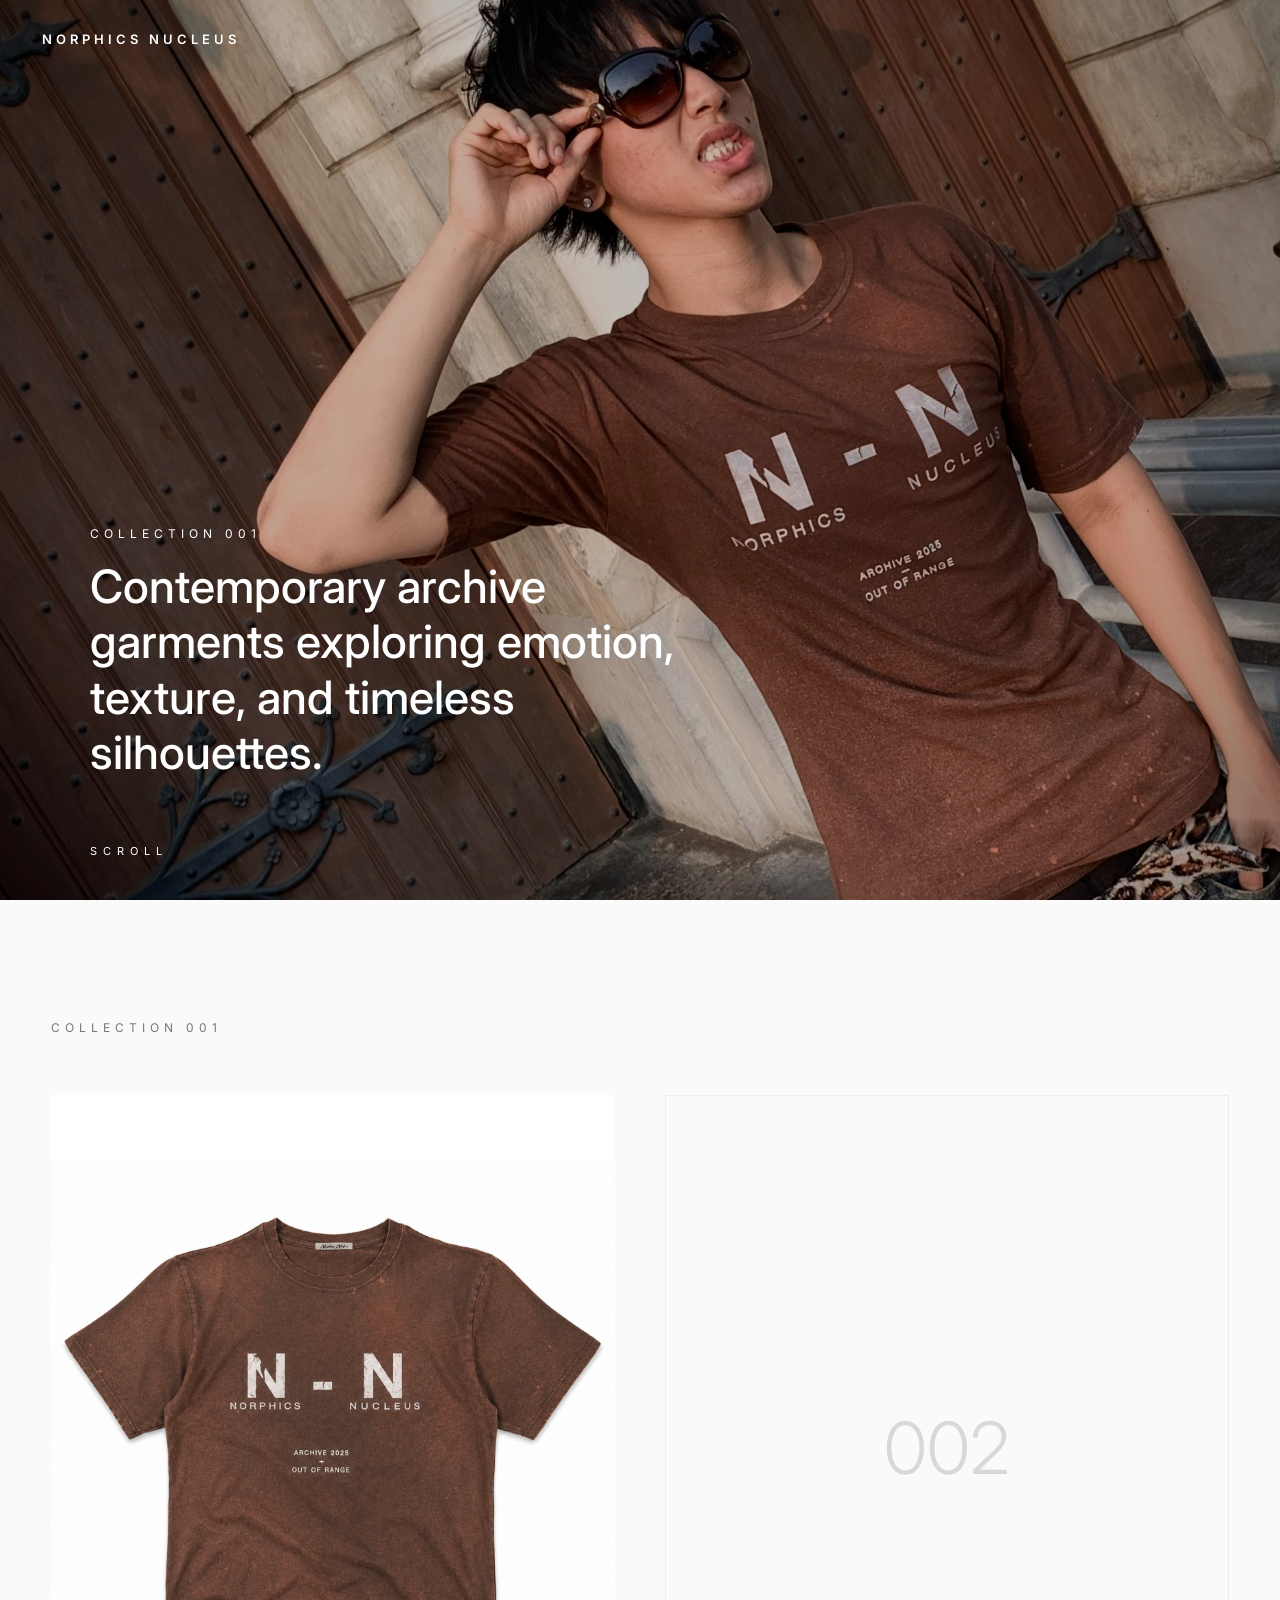
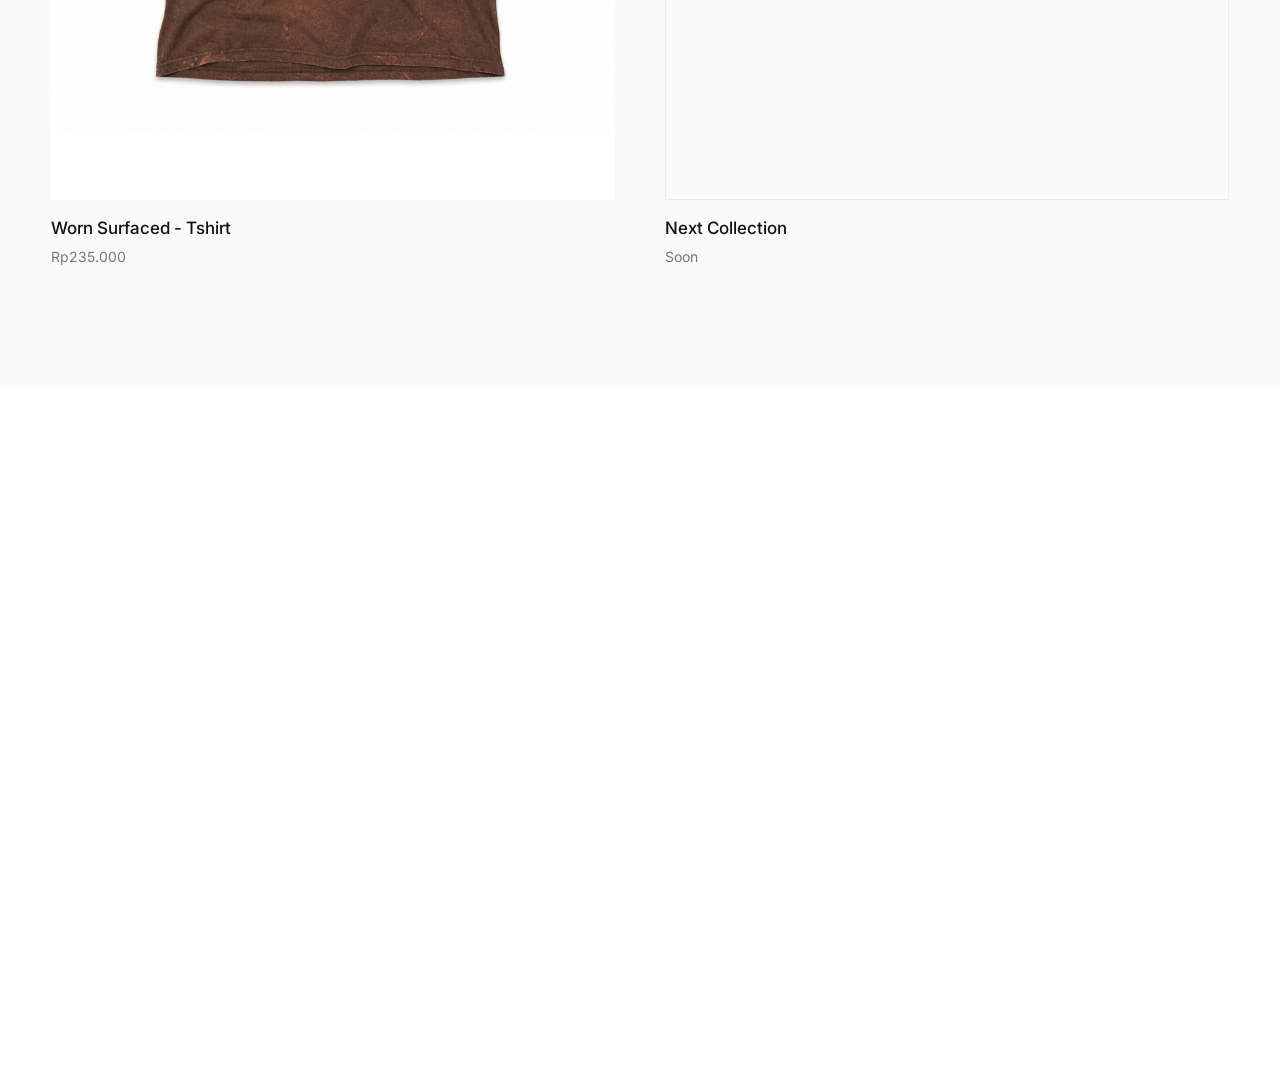
<file: index.html>
<!DOCTYPE html>
<html lang="en">
<head>
    <meta charset="UTF-8">
    <meta name="viewport" content="width=device-width, initial-scale=1.0">

    <title>NORPHICS NUCLEUS</title>

    <link rel="preconnect" href="https://fonts.googleapis.com">
    <link rel="preconnect" href="https://fonts.gstatic.com" crossorigin>

    <link href="https://fonts.googleapis.com/css2?family=Inter:wght@300;400;500;600;700&display=swap" rel="stylesheet">

    <link rel="stylesheet" href="style.css">
</head>
<body>

    <!-- LOADER -->
    <div id="loader">
        <h1>NORPHICS NUCLEUS</h1>
    </div>

    <!-- HEADER -->
    <header id="header">
        <a href="index.html" class="logo">
            NORPHICS NUCLEUS
        </a>
    </header>

    <!-- HERO -->
    <section class="hero">

        <img src="images/hero.jpg" alt="Campaign">

        <div class="hero-overlay"></div>

        <div class="hero-content">
            <p>Collection 001</p>

            <h1>
                Contemporary archive garments exploring emotion,
                texture, and timeless silhouettes.
            </h1>
        </div>

        <div class="scroll-indicator">
            SCROLL
        </div>

    </section>

    <!-- COLLECTION -->
    <section class="collection fade">

        <div class="container">

            <div class="collection-title">
                <p>Collection 001</p>
            </div>

            <div class="product-grid">

                <!-- PRODUCT -->
                <a href="product.html" class="product-card">

                    <div class="product-image">
                        <img src="images/tshirt.jpg" alt="Worn Surfaced Tshirt">
                    </div>

                    <div class="product-info">
                        <h3>Worn Surfaced - Tshirt</h3>
                        <span>Rp235.000</span>
                    </div>

                </a>

                <!-- NEXT COLLECTION -->
                <div class="product-card placeholder">

                    <div class="placeholder-box">
                        <span>002</span>
                    </div>

                    <div class="product-info">
                        <h3>Next Collection</h3>
                        <span>Soon</span>
                    </div>

                </div>

            </div>

        </div>

    </section>

    <!-- ABOUT -->
    <section class="about fade">

        <div class="container">

            <p>About</p>

            <h2>
                Contemporary archive garments exploring emotional luxury.
            </h2>

            <div class="description">
                Norphics Nucleus is an independent archive label focused on timeless silhouettes, distressed textures, and thoughtful craftsmanship.

                Every collection is produced in limited quantities with a strong emphasis on emotion, imperfection, and longevity.
            </div>

        </div>

    </section>

    <!-- FOOTER -->
    <footer class="fade">

        <div class="footer-content">

            <div class="footer-left">
                <a href="https://instagram.com/norphicsnucleus" target="_blank">
                    Instagram
                </a>
            </div>

            <div class="footer-right">
                © 2026 NORPHICS NUCLEUS
            </div>

        </div>

    </footer>

    <script src="script.js"></script>

</body>
</html>
</file>
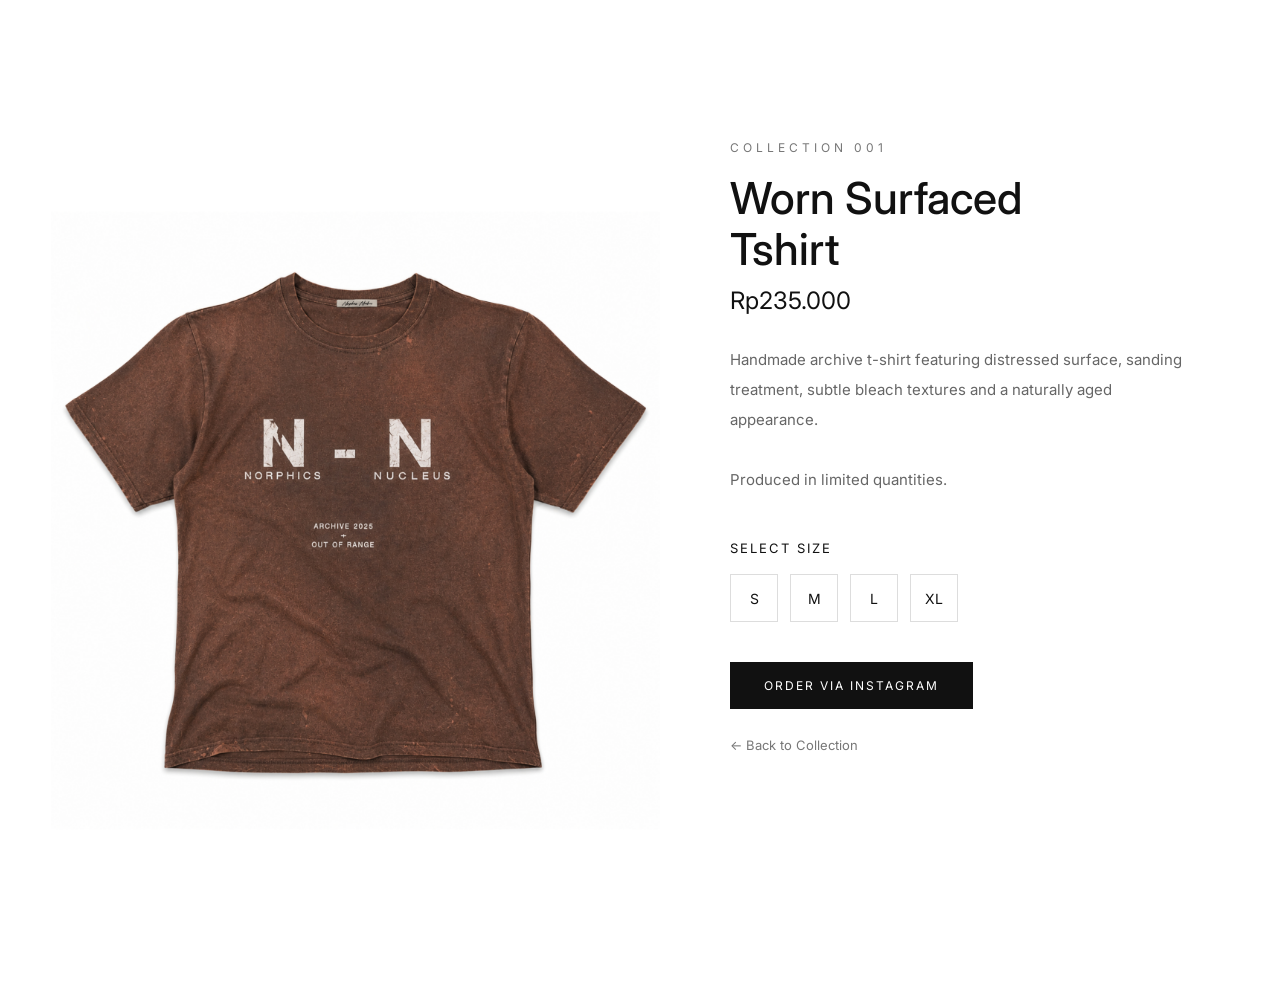
<file: product.html>
<!DOCTYPE html>
<html lang="en">

<head>

<meta charset="UTF-8">
<meta name="viewport" content="width=device-width, initial-scale=1.0">

<title>Worn Surfaced - Tshirt|NORPHICS NUCLEUS</title>

<link rel="preconnect" href="https://fonts.googleapis.com">
<link rel="preconnect" href="https://fonts.gstatic.com" crossorigin>

<link href="https://fonts.googleapis.com/css2?family=Inter:wght@300;400;500;600;700&display=swap" rel="stylesheet">

<link rel="stylesheet" href="style.css">

</head>

<body>

<!-- HEADER -->

<header id="header">

    <a href="index.html" class="logo">
        NORPHICS NUCLEUS
    </a>

</header>

<!-- PRODUCT -->

<section class="product-page">

<div class="product-layout">

    <!-- PHOTO -->

    <div class="product-photo fade">

        <img src="images/tshirt.jpg" alt="Worn Surfaced Tshirt">

    </div>

    <!-- INFO -->

    <div class="product-detail fade">

        <div class="archive">
            Collection 001
        </div>

        <h1>
            Worn Surfaced<br>
            Tshirt
        </h1>

        <div class="product-price">
            Rp235.000
        </div>

        <div class="product-description">

            Handmade archive t-shirt featuring distressed surface,
            sanding treatment, subtle bleach textures and a naturally
            aged appearance.

            <br><br>

            Produced in limited quantities.

        </div>

        <div class="size-title">

            SELECT SIZE

        </div>

        <div class="sizes">

            <span>S</span>
            <span>M</span>
            <span>L</span>
            <span>XL</span>

        </div>

        <a
        class="order-btn"
        href="https://instagram.com/norphicsnucleus"
        target="_blank">

            ORDER VIA INSTAGRAM

        </a>

        <a href="index.html" class="back-link">

            ← Back to Collection

        </a>

    </div>

</div>

</section>

<script src="script.js"></script>

</body>

</html>
</file>
<file: style.css>
/* ==========================================
   NORPHICS NUCLEUS V6
========================================== */

*{
    margin:0;
    padding:0;
    box-sizing:border-box;
}

:root{
    --white:#fff;
    --black:#111;
    --gray:#777;
    --line:#ececec;
    --section:#fafafa;
    --transition:.45s cubic-bezier(.22,.61,.36,1);
}

html{
    scroll-behavior:smooth;
}

body{
    font-family:"Inter",sans-serif;
    background:#fff;
    color:#111;
    overflow-x:hidden;
    -webkit-font-smoothing:antialiased;
}

img{
    width:100%;
    display:block;
}

a{
    text-decoration:none;
    color:inherit;
}

.container{
    width:min(1400px,92%);
    margin:auto;
}

/* LOADER */

#loader{
    position:fixed;
    inset:0;
    background:#fff;
    display:flex;
    justify-content:center;
    align-items:center;
    z-index:9999;
    transition:.8s;
}

#loader.hide{
    opacity:0;
    visibility:hidden;
}

#loader h1{
    font-size:14px;
    letter-spacing:8px;
    font-weight:600;
}

/* HEADER */

header{
    position:fixed;
    top:0;
    left:0;
    width:100%;
    padding:28px 42px;
    z-index:999;
    transition:.4s;
}

header.scrolled{
    background:rgba(255,255,255,.92);
    backdrop-filter:blur(12px);
    border-bottom:1px solid var(--line);
}

.logo{
    color:#fff;
    font-size:13px;
    letter-spacing:4px;
    font-weight:600;
}

header.scrolled .logo{
    color:#111;
}

/* HERO */

.hero{
    position:relative;
    height:100vh;
    overflow:hidden;
}

.hero img{
    width:100%;
    height:100%;
    object-fit:cover;
}

.hero-overlay{
    position:absolute;
    inset:0;
    background:rgba(0,0,0,.18);
}

.hero-content{
    position:absolute;
    left:7%;
    bottom:120px;
    color:white;
    max-width:650px;
}

.hero-content p{
    font-size:12px;
    letter-spacing:5px;
    text-transform:uppercase;
    margin-bottom:18px;
}

.hero-content h1{
    font-size:46px;
    font-weight:500;
    line-height:1.2;
}

.scroll-indicator{
    position:absolute;
    left:7%;
    bottom:42px;
    color:white;
    font-size:11px;
    letter-spacing:6px;
}

/* ==========================================
   COLLECTION
========================================== */

.collection{
    background:var(--section);
    padding:120px 0;
}

.collection-title{
    margin-bottom:60px;
}

.collection-title p{
    font-size:12px;
    letter-spacing:5px;
    text-transform:uppercase;
    color:var(--gray);
}

.product-grid{
    display:grid;
    grid-template-columns:repeat(2,1fr);
    gap:50px;
}

.product-card{
    display:block;
    transition:var(--transition);
}

.product-card:hover{
    transform:translateY(-6px);
}

.product-image{
    aspect-ratio:4/5;
    overflow:hidden;
    background:#f4f4f4;
}

.product-image img{
    width:100%;
    height:100%;
    object-fit:cover;
    transition:transform .8s ease;
}

.product-card:hover .product-image img{
    transform:scale(1.05);
}

.product-info{
    margin-top:18px;
}

.product-info h3{
    font-size:17px;
    font-weight:500;
    margin-bottom:8px;
}

.product-info span{
    font-size:14px;
    color:var(--gray);
}

/* NEXT COLLECTION */

.placeholder{
    cursor:default;
}

.placeholder-box{
    aspect-ratio:4/5;
    border:1px solid var(--line);
    display:flex;
    align-items:center;
    justify-content:center;
    transition:.4s;
}

.placeholder-box span{
    font-size:72px;
    color:#d8d8d8;
    font-weight:300;
}

.placeholder:hover .placeholder-box{
    background:white;
}

/* ==========================================
   ABOUT
========================================== */

.about{
    padding:120px 0;
    background:white;
}

.about .container{
    max-width:760px;
}

.about p{
    font-size:12px;
    letter-spacing:5px;
    text-transform:uppercase;
    color:var(--gray);
    margin-bottom:28px;
}

.about h2{
    font-size:42px;
    font-weight:500;
    line-height:1.25;
    margin-bottom:30px;
}

.description{
    font-size:16px;
    line-height:2;
    color:#666;
}

/* ==========================================
   FOOTER
========================================== */

footer{
    border-top:1px solid var(--line);
    padding:60px 0;
    background:white;
}

.footer-content{
    width:min(1400px,92%);
    margin:auto;
    display:flex;
    justify-content:space-between;
    align-items:center;
}

.footer-left a{
    font-size:13px;
    transition:.3s;
}

.footer-left a:hover{
    opacity:.5;
}

.footer-right{
    font-size:12px;
    color:#777;
    letter-spacing:2px;
}

/* ==========================================
   FADE ANIMATION
========================================== */

.fade{
    opacity:0;
    transform:translateY(40px);
    transition:1s ease;
}

.fade.show{
    opacity:1;
    transform:translateY(0);
}

/* ==========================================
   SCROLLBAR
========================================== */

::-webkit-scrollbar{
    width:8px;
}

::-webkit-scrollbar-track{
    background:#f5f5f5;
}

::-webkit-scrollbar-thumb{
    background:#bdbdbd;
}

::-webkit-scrollbar-thumb:hover{
    background:#8d8d8d;
}

/* ==========================================
   TABLET
========================================== */

@media (max-width:992px){

header{
    padding:24px;
}

.hero{
    height:90vh;
}

.hero-content{
    left:6%;
    bottom:90px;
    max-width:560px;
}

.hero-content h1{
    font-size:38px;
}

.collection{
    padding:90px 0;
}

.about{
    padding:90px 0;
}

.about h2{
    font-size:34px;
}

.product-grid{
    gap:28px;
}

}

/* ==========================================
   MOBILE
========================================== */

@media (max-width:768px){

header{
    padding:20px 18px;
}

.logo{
    font-size:12px;
    letter-spacing:3px;
}

.hero{
    height:100vh;
}

.hero-content{
    left:20px;
    right:20px;
    bottom:95px;
    max-width:none;
}

.hero-content p{
    font-size:11px;
    letter-spacing:4px;
}

.hero-content h1{
    font-size:30px;
    line-height:1.25;
}

.scroll-indicator{
    left:20px;
    bottom:30px;
    font-size:10px;
    letter-spacing:4px;
}

.collection{
    padding:70px 0;
}

.collection-title{
    margin-bottom:36px;
}

.product-grid{
    grid-template-columns:repeat(2,1fr);
    gap:14px;
}

.product-info{
    margin-top:12px;
}

.product-info h3{
    font-size:14px;
    line-height:1.4;
}

.product-info span{
    font-size:13px;
}

.placeholder-box span{
    font-size:42px;
}

.about{
    padding:70px 0;
}

.about h2{
    font-size:27px;
}

.description{
    font-size:14px;
    line-height:1.8;
}

.footer-content{
    flex-direction:column;
    gap:18px;
    text-align:center;
}

}

/* ==========================================
   SMALL MOBILE
========================================== */

@media (max-width:480px){

.hero-content h1{
    font-size:26px;
}

.product-grid{
    gap:10px;
}

.product-info h3{
    font-size:13px;
}

.product-info span{
    font-size:12px;
}

.placeholder-box span{
    font-size:34px;
}

.about h2{
    font-size:23px;
}

}

/* ==========================================
   PRODUCT PAGE
========================================== */

.product-page{
    padding:140px 0 100px;
    background:#fff;
}

.product-layout{
    width:min(1400px,92%);
    margin:auto;
    display:grid;
    grid-template-columns:1.1fr .9fr;
    gap:70px;
    align-items:start;
}

.product-photo{
    background:#f5f5f5;
    overflow:hidden;
    aspect-ratio:4/5;
}

.product-photo img{
    width:100%;
    height:100%;
    object-fit:cover;
    transition:.8s;
}

.product-photo:hover img{
    transform:scale(1.03);
}

.archive{
    font-size:12px;
    letter-spacing:4px;
    text-transform:uppercase;
    color:#777;
    margin-bottom:18px;
}

.product-detail h1{
    font-size:44px;
    font-weight:500;
    line-height:1.15;
    margin-bottom:12px;
}

.product-price{
    font-size:24px;
    margin-bottom:30px;
}

.product-description{
    color:#666;
    line-height:2;
    font-size:15px;
    max-width:460px;
    margin-bottom:45px;
}

.size-title{
    font-size:13px;
    letter-spacing:2px;
    margin-bottom:18px;
}

.sizes{
    display:flex;
    gap:12px;
    margin-bottom:40px;
}

.sizes span{
    width:48px;
    height:48px;
    border:1px solid #ddd;
    display:flex;
    justify-content:center;
    align-items:center;
    cursor:pointer;
    transition:.3s;
    font-size:14px;
}

.sizes span:hover{
    background:#111;
    color:#fff;
    border-color:#111;
}

.order-btn{
    display:inline-block;
    padding:16px 34px;
    background:#111;
    color:#fff;
    letter-spacing:2px;
    font-size:12px;
    transition:.3s;
    margin-bottom:28px;
}

.order-btn:hover{
    opacity:.85;
}

.back-link{
    display:block;
    color:#777;
    font-size:13px;
}

.back-link:hover{
    color:#111;
}

/* ==========================================
   PRODUCT MOBILE
========================================== */

@media (max-width:900px){

.product-layout{
    grid-template-columns:1fr;
    gap:40px;
}

.product-detail h1{
    font-size:34px;
}

.product-price{
    font-size:22px;
}

}

@media (max-width:768px){

.product-page{
    padding:110px 0 70px;
}

.product-detail h1{
    font-size:30px;
}

.product-description{
    font-size:14px;
}

.sizes span{
    width:44px;
    height:44px;
}

.order-btn{
    width:100%;
    text-align:center;
}

}
</file>
